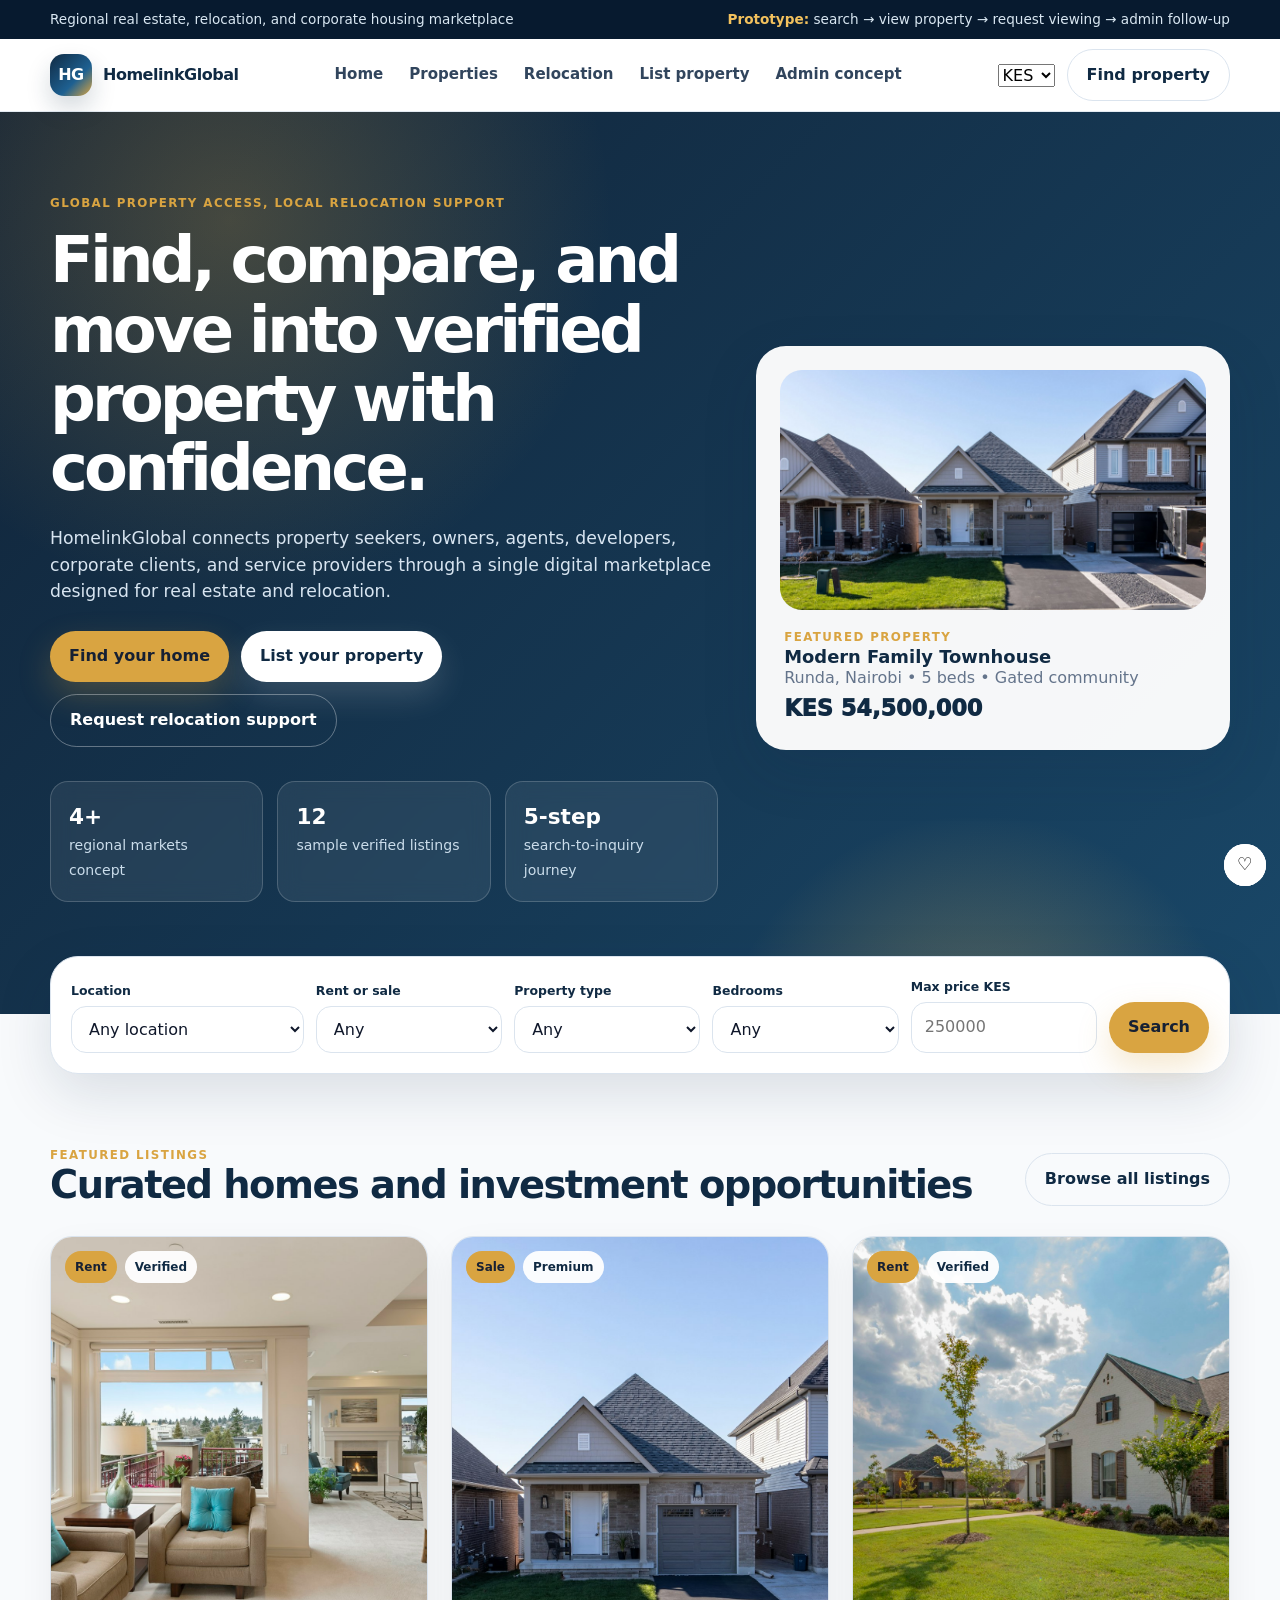
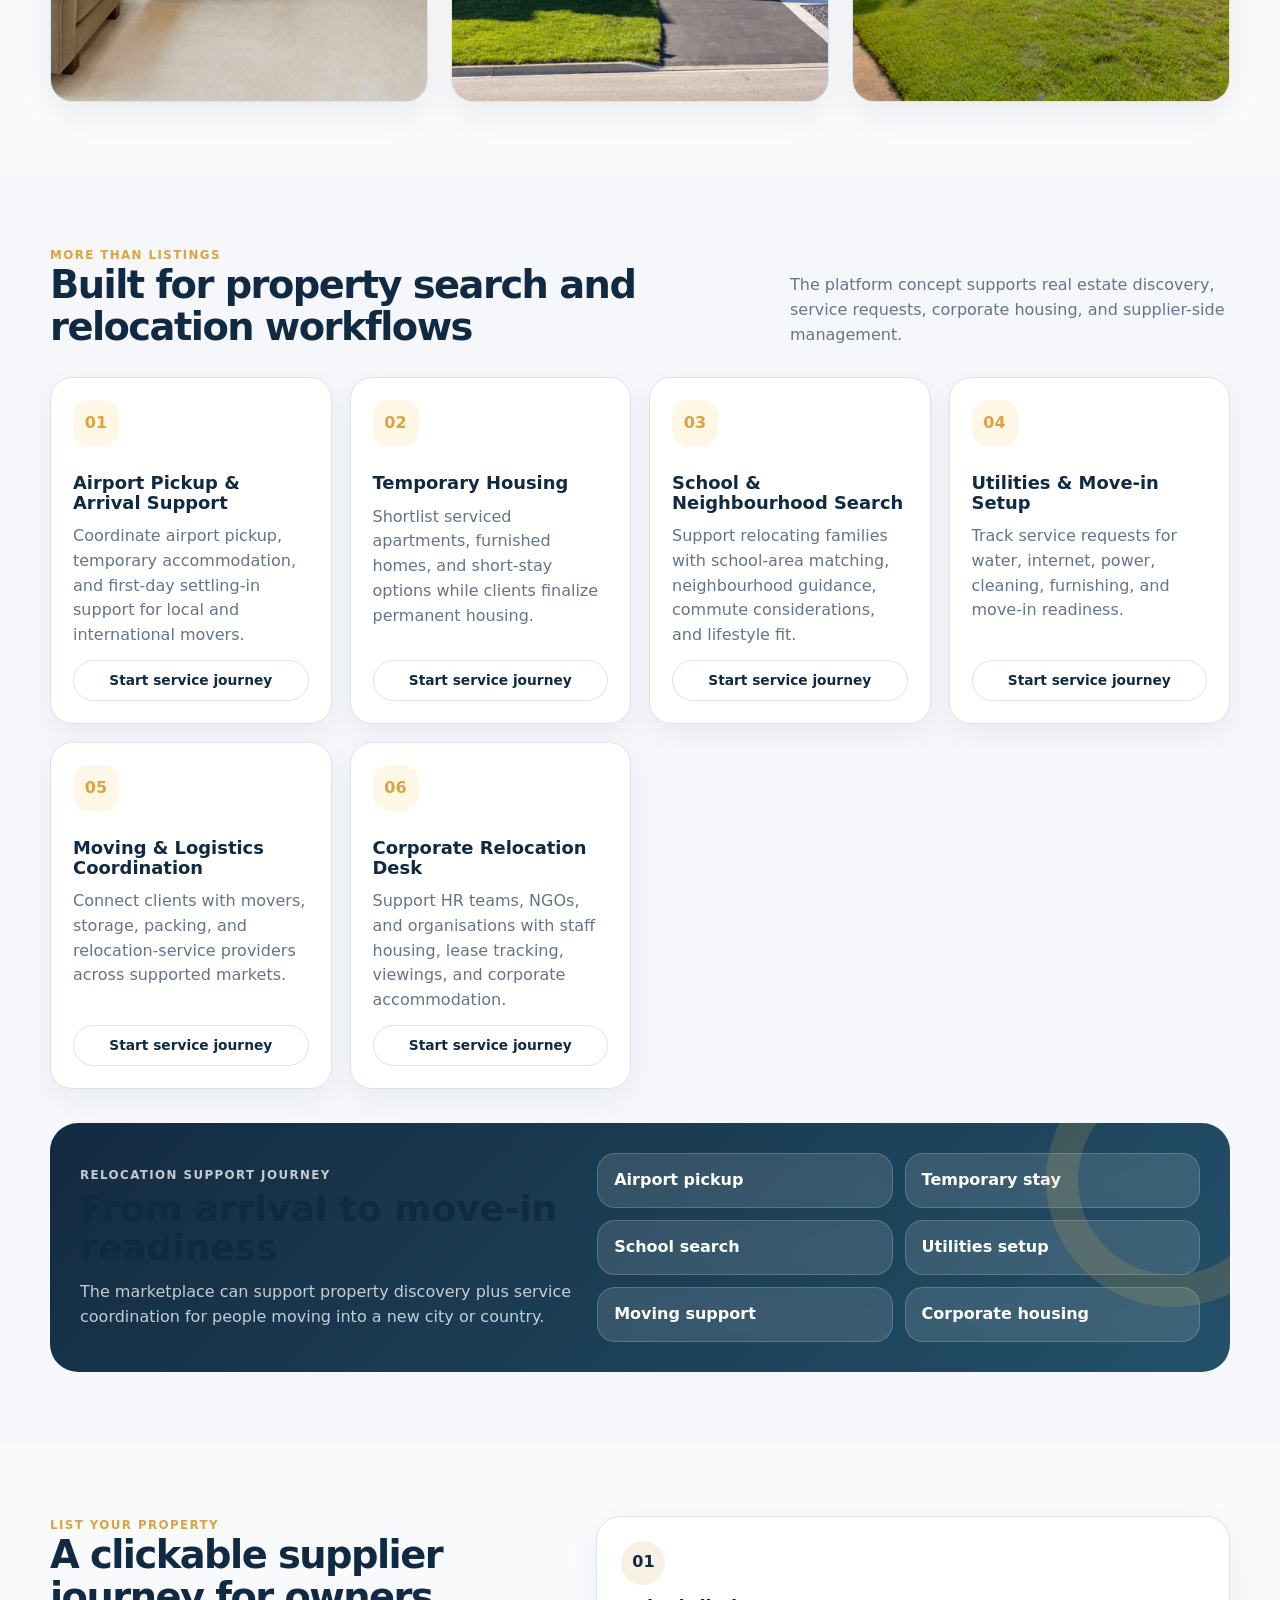
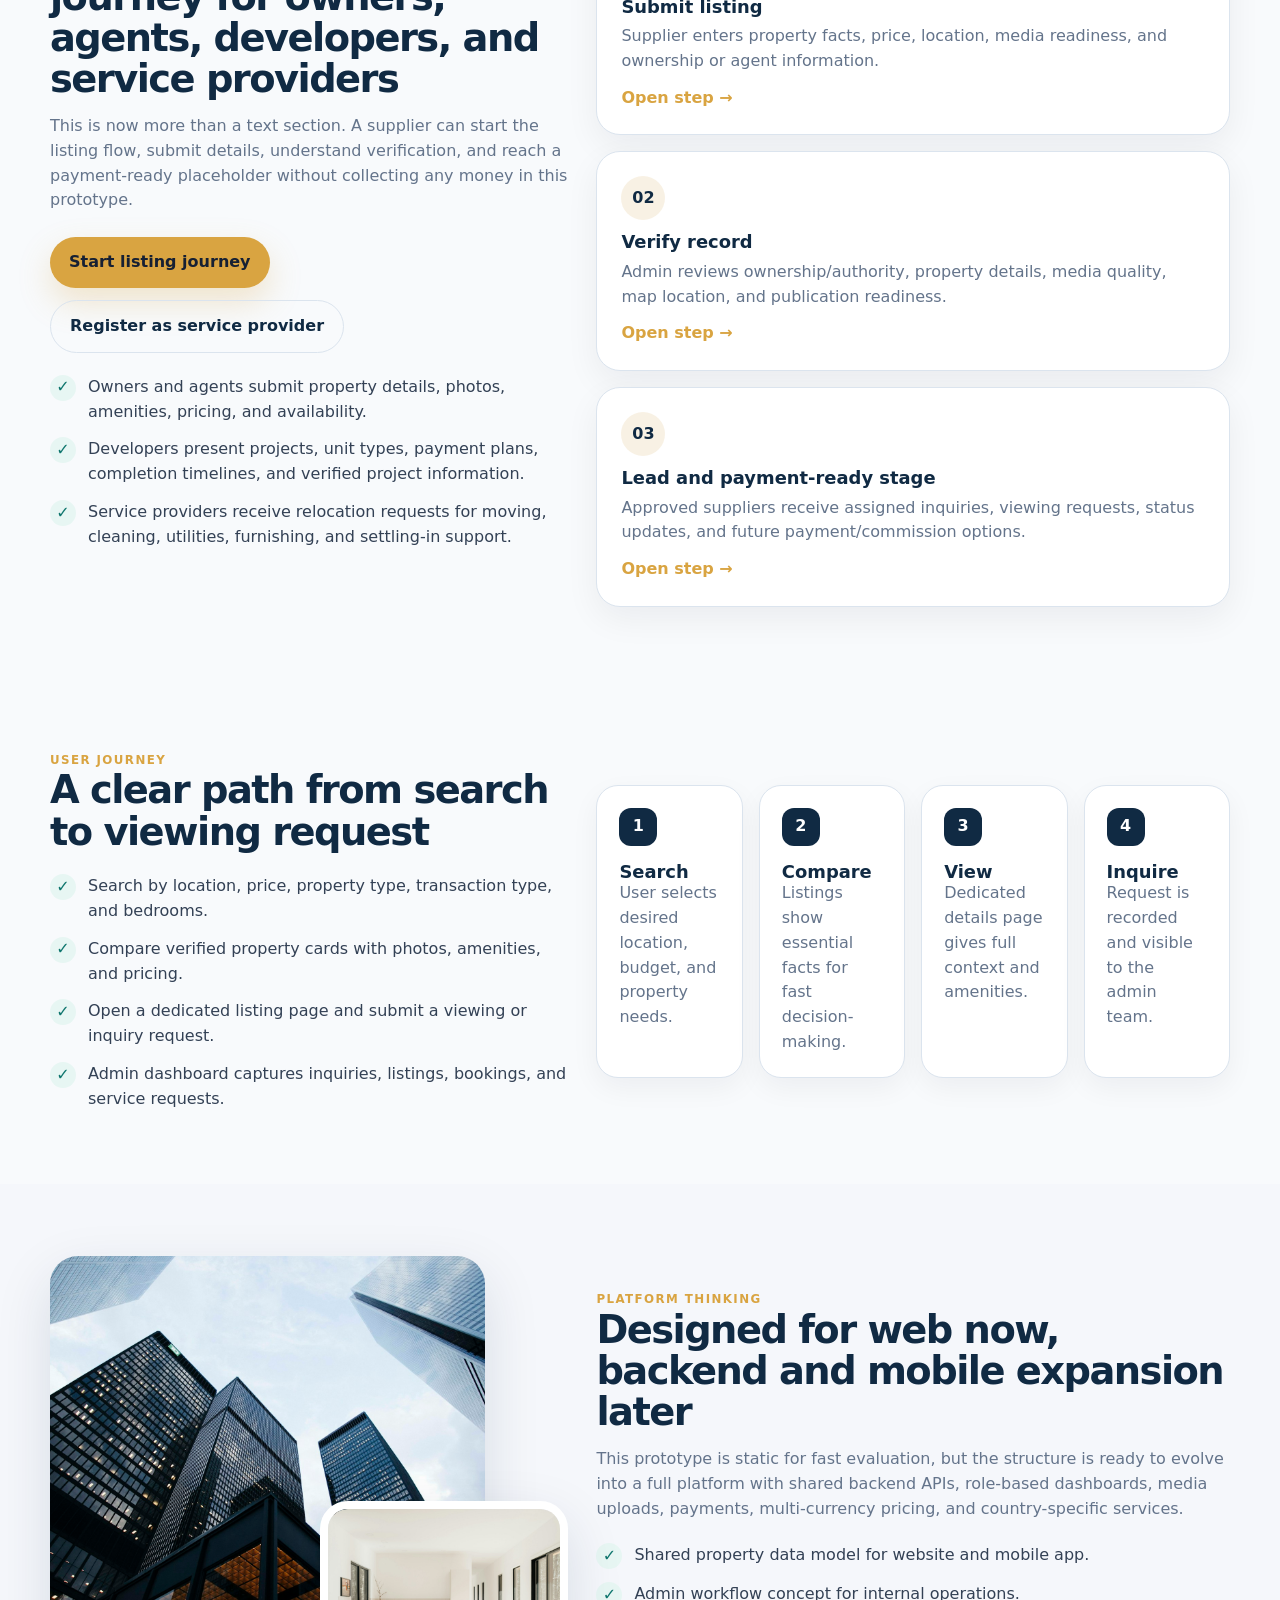
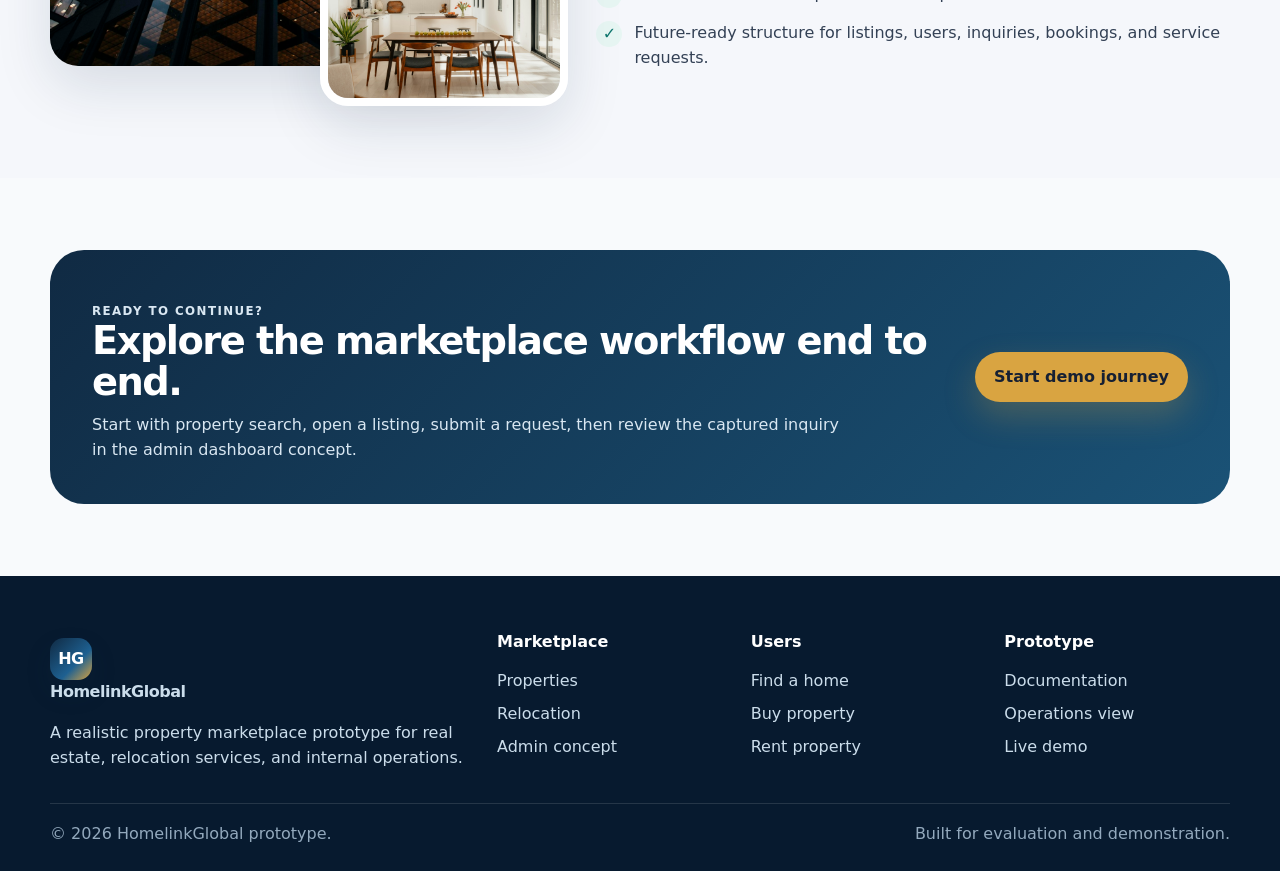
<file: index.html>
<!doctype html>
<html lang="en">
<head>
  <meta charset="utf-8">
  <meta name="viewport" content="width=device-width, initial-scale=1">
  <title>HomelinkGlobal | Real Estate & Relocation Marketplace</title>
  <meta name="description" content="A professional real estate and relocation marketplace prototype for property search, listing details, inquiries, and service workflows.">
  <link rel="stylesheet" href="style.css">
</head>
<body>
  <div class="topbar">
    <div class="container topbar-grid">
      <span>Regional real estate, relocation, and corporate housing marketplace</span>
      <span><strong>Prototype:</strong> search → view property → request viewing → admin follow-up</span>
    </div>
  </div>

  <header class="nav">
    <div class="container nav-inner">
      <a href="index.html" class="brand" aria-label="HomelinkGlobal home"><span class="brand-mark">HG</span><span>HomelinkGlobal</span></a>
      <nav class="nav-links" aria-label="Main navigation">
        <a href="index.html">Home</a>
        <a href="properties.html">Properties</a>
        <a href="#services">Relocation</a>
        <a href="#list-property">List property</a>
        <a href="admin.html">Admin concept</a>
      </nav>
      <div class="nav-actions">
        <select data-currency aria-label="Select currency">
          <option>KES</option><option>USD</option><option>EUR</option><option>GBP</option>
        </select>
        <a class="btn ghost" href="properties.html">Find property</a>
        <button class="menu-btn" data-menu aria-label="Open menu">☰</button>
      </div>
    </div>
  </header>

  <main>
    <section class="hero">
      <div class="container hero-grid">
        <div>
          <p class="eyebrow">Global property access, local relocation support</p>
          <h1>Find, compare, and move into verified property with confidence.</h1>
          <p class="lead">HomelinkGlobal connects property seekers, owners, agents, developers, corporate clients, and service providers through a single digital marketplace designed for real estate and relocation.</p>
          <div class="hero-actions">
            <a class="btn accent" href="properties.html">Find your home</a>
            <button class="btn light" type="button" data-open-supplier>List your property</button>
            <button class="btn outline-light" type="button" data-open-service="0">Request relocation support</button>
          </div>
          <div class="hero-metrics">
            <div class="metric"><strong>4+</strong><span>regional markets concept</span></div>
            <div class="metric"><strong>12</strong><span>sample verified listings</span></div>
            <div class="metric"><strong>5-step</strong><span>search-to-inquiry journey</span></div>
          </div>
        </div>
        <aside class="hero-card">
          <img src="assets/images/family-home-exterior.jpg" alt="Premium townhouse listing">
          <div style="padding:18px 4px 0">
            <p class="eyebrow">Featured property</p>
            <h3>Modern Family Townhouse</h3>
            <p class="muted">Runda, Nairobi • 5 beds • Gated community</p>
            <p class="price">KES 54,500,000</p>
          </div>
        </aside>
      </div>
    </section>

    <section class="container search-panel" aria-label="Property search">
      <form id="homeSearch" class="search-grid">
        <div class="field">
          <label for="location">Location</label>
          <select id="location" name="location" data-location-options></select>
        </div>
        <div class="field">
          <label for="transaction">Rent or sale</label>
          <select id="transaction" name="transaction">
            <option value="">Any</option><option>Rent</option><option>Sale</option>
          </select>
        </div>
        <div class="field">
          <label for="type">Property type</label>
          <select id="type" name="type">
            <option value="">Any</option><option>Apartment</option><option>House</option><option>Townhouse</option><option>Villa</option><option>Studio</option><option>Commercial</option><option>Land</option>
          </select>
        </div>
        <div class="field">
          <label for="bedrooms">Bedrooms</label>
          <select id="bedrooms" name="bedrooms">
            <option value="">Any</option><option value="1">1+</option><option value="2">2+</option><option value="3">3+</option><option value="4">4+</option><option value="5">5+</option>
          </select>
        </div>
        <div class="field">
          <label for="maxPrice">Max price KES</label>
          <input id="maxPrice" name="maxPrice" type="number" min="0" placeholder="250000">
        </div>
        <button class="btn accent" type="submit">Search</button>
      </form>
    </section>

    <section class="section">
      <div class="container">
        <div class="section-header">
          <div>
            <p class="eyebrow">Featured listings</p>
            <h2>Curated homes and investment opportunities</h2>
          </div>
          <a class="btn ghost" href="properties.html">Browse all listings</a>
        </div>
        <div id="featuredProperties" class="property-grid"></div>
      </div>
    </section>

    <section id="services" class="section soft">
      <div class="container">
        <div class="section-header">
          <div>
            <p class="eyebrow">More than listings</p>
            <h2>Built for property search and relocation workflows</h2>
          </div>
          <p class="muted" style="max-width:440px">The platform concept supports real estate discovery, service requests, corporate housing, and supplier-side management.</p>
        </div>
        <div id="servicesGrid" class="service-grid"></div>
        <div class="relocation-highlight">
          <div>
            <p class="eyebrow">Relocation support journey</p>
            <h3>From arrival to move-in readiness</h3>
            <p class="muted">The marketplace can support property discovery plus service coordination for people moving into a new city or country.</p>
          </div>
          <div class="relocation-steps">
            <button type="button" data-open-service="0">Airport pickup</button>
            <button type="button" data-open-service="1">Temporary stay</button>
            <button type="button" data-open-service="2">School search</button>
            <button type="button" data-open-service="3">Utilities setup</button>
            <button type="button" data-open-service="4">Moving support</button>
            <button type="button" data-open-service="5">Corporate housing</button>
          </div>
        </div>
      </div>
    </section>

    <section id="list-property" class="section">
      <div class="container split supplier-section">
        <div>
          <p class="eyebrow">List your property</p>
          <h2>A clickable supplier journey for owners, agents, developers, and service providers</h2>
          <p class="muted" style="margin-top:14px">This is now more than a text section. A supplier can start the listing flow, submit details, understand verification, and reach a payment-ready placeholder without collecting any money in this prototype.</p>
          <div class="supplier-actions">
            <button class="btn accent" type="button" data-open-supplier>Start listing journey</button>
            <button class="btn ghost" type="button" data-open-service="4">Register as service provider</button>
          </div>
          <div class="feature-list">
            <div class="feature-item"><span class="tick">✓</span><span>Owners and agents submit property details, photos, amenities, pricing, and availability.</span></div>
            <div class="feature-item"><span class="tick">✓</span><span>Developers present projects, unit types, payment plans, completion timelines, and verified project information.</span></div>
            <div class="feature-item"><span class="tick">✓</span><span>Service providers receive relocation requests for moving, cleaning, utilities, furnishing, and settling-in support.</span></div>
          </div>
        </div>
        <div class="supplier-cards clickable-stack">
          <button type="button" data-open-supplier data-supplier-step="0"><strong>01</strong><h3>Submit listing</h3><p>Supplier enters property facts, price, location, media readiness, and ownership or agent information.</p><span>Open step →</span></button>
          <button type="button" data-open-supplier data-supplier-step="2"><strong>02</strong><h3>Verify record</h3><p>Admin reviews ownership/authority, property details, media quality, map location, and publication readiness.</p><span>Open step →</span></button>
          <button type="button" data-open-supplier data-supplier-step="3"><strong>03</strong><h3>Lead and payment-ready stage</h3><p>Approved suppliers receive assigned inquiries, viewing requests, status updates, and future payment/commission options.</p><span>Open step →</span></button>
        </div>
      </div>
    </section>

    <section class="section">
      <div class="container split">
        <div>
          <p class="eyebrow">User journey</p>
          <h2>A clear path from search to viewing request</h2>
          <div class="feature-list">
            <div class="feature-item"><span class="tick">✓</span><span>Search by location, price, property type, transaction type, and bedrooms.</span></div>
            <div class="feature-item"><span class="tick">✓</span><span>Compare verified property cards with photos, amenities, and pricing.</span></div>
            <div class="feature-item"><span class="tick">✓</span><span>Open a dedicated listing page and submit a viewing or inquiry request.</span></div>
            <div class="feature-item"><span class="tick">✓</span><span>Admin dashboard captures inquiries, listings, bookings, and service requests.</span></div>
          </div>
        </div>
        <div class="journey">
          <article class="journey-card"><h3>Search</h3><p class="muted">User selects desired location, budget, and property needs.</p></article>
          <article class="journey-card"><h3>Compare</h3><p class="muted">Listings show essential facts for fast decision-making.</p></article>
          <article class="journey-card"><h3>View</h3><p class="muted">Dedicated details page gives full context and amenities.</p></article>
          <article class="journey-card"><h3>Inquire</h3><p class="muted">Request is recorded and visible to the admin team.</p></article>
        </div>
      </div>
    </section>

    <section class="section soft">
      <div class="container split">
        <div class="image-stack">
          <img class="main-img" src="assets/images/business-towers.jpg" alt="Commercial real estate buildings">
          <img class="floating-img" src="assets/images/hero-kitchen-dining.jpg" alt="Clean modern kitchen and dining space">
        </div>
        <div>
          <p class="eyebrow">Platform thinking</p>
          <h2>Designed for web now, backend and mobile expansion later</h2>
          <p class="muted" style="margin-top:14px">This prototype is static for fast evaluation, but the structure is ready to evolve into a full platform with shared backend APIs, role-based dashboards, media uploads, payments, multi-currency pricing, and country-specific services.</p>
          <div class="feature-list">
            <div class="feature-item"><span class="tick">✓</span><span>Shared property data model for website and mobile app.</span></div>
            <div class="feature-item"><span class="tick">✓</span><span>Admin workflow concept for internal operations.</span></div>
            <div class="feature-item"><span class="tick">✓</span><span>Future-ready structure for listings, users, inquiries, bookings, and service requests.</span></div>
          </div>
        </div>
      </div>
    </section>

    <section class="section">
      <div class="container cta">
        <div>
          <p class="eyebrow">Ready to continue?</p>
          <h2>Explore the marketplace workflow end to end.</h2>
          <p>Start with property search, open a listing, submit a request, then review the captured inquiry in the admin dashboard concept.</p>
        </div>
        <a class="btn accent" href="properties.html">Start demo journey</a>
      </div>
    </section>
  </main>

  <footer class="footer">
    <div class="container">
      <div class="footer-grid">
        <div>
          <a href="index.html" class="brand"><span class="brand-mark">HG</span><span>HomelinkGlobal</span></a>
          <p style="margin-top:16px">A realistic property marketplace prototype for real estate, relocation services, and internal operations.</p>
        </div>
        <div><h4>Marketplace</h4><a href="properties.html">Properties</a><a href="#services">Relocation</a><a href="admin.html">Admin concept</a></div>
        <div><h4>Users</h4><a href="properties.html">Find a home</a><a href="properties.html?transaction=Sale">Buy property</a><a href="properties.html?transaction=Rent">Rent property</a></div>
        <div><h4>Prototype</h4><a href="README.md">Documentation</a><a href="admin.html">Operations view</a><a href="index.html">Live demo</a></div>
      </div>
      <div class="footer-bottom"><span>© <span data-year></span> HomelinkGlobal prototype.</span><span>Built for evaluation and demonstration.</span></div>
    </div>
  </footer>

  <div id="inquiryModal" class="modal" aria-hidden="true">
    <div class="modal-card">
      <div class="modal-head"><h3 id="inquiryTitle">Request viewing</h3><button class="icon-btn" data-close-modal>×</button></div>
      <form id="inquiryForm" class="form-grid">
        <input type="hidden" id="inquiryPropertyId" name="propertyId">
        <div class="field"><label>Name</label><input name="name" required placeholder="Your full name"></div>
        <div class="field"><label>Email</label><input name="email" type="email" required placeholder="you@example.com"></div>
        <div class="field"><label>Phone</label><input name="phone" placeholder="+254..."></div>
        <div class="field"><label>Message</label><textarea name="message" rows="4" placeholder="Preferred viewing date or relocation needs"></textarea></div>
        <button class="btn" type="submit">Submit inquiry</button>
      </form>
    </div>
  </div>
  <div id="toast" class="toast"></div>

  <script src="data.js"></script>
  <script src="app.js"></script>
</body>
</html>
</file>
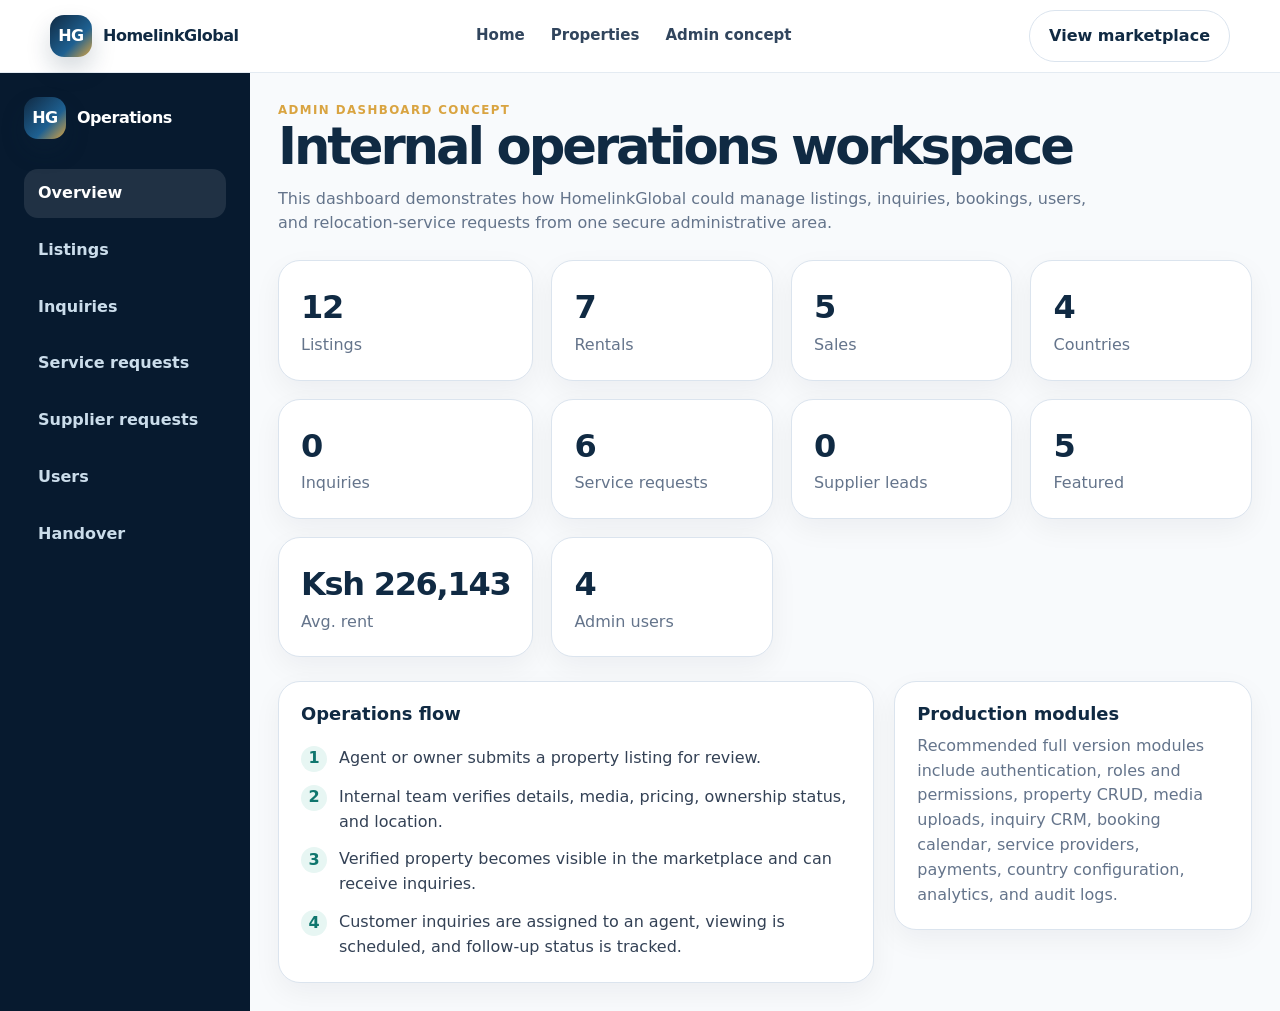
<file: admin.html>
<!doctype html>
<html lang="en">
<head>
  <meta charset="utf-8">
  <meta name="viewport" content="width=device-width, initial-scale=1">
  <title>Admin Dashboard Concept | HomelinkGlobal</title>
  <meta name="description" content="Admin dashboard concept for property listings, users, inquiries, bookings, and service requests.">
  <link rel="stylesheet" href="style.css">
</head>
<body>
  <header class="nav">
    <div class="container nav-inner">
      <a href="index.html" class="brand"><span class="brand-mark">HG</span><span>HomelinkGlobal</span></a>
      <nav class="nav-links" aria-label="Main navigation">
        <a href="index.html">Home</a><a href="properties.html">Properties</a><a href="admin.html">Admin concept</a>
      </nav>
      <div class="nav-actions"><a class="btn ghost" href="properties.html">View marketplace</a><button class="menu-btn" data-menu>☰</button></div>
    </div>
  </header>

  <main class="admin-shell">
    <aside class="sidebar">
      <a href="index.html" class="brand"><span class="brand-mark">HG</span><span>Operations</span></a>
      <nav aria-label="Admin sections">
        <button class="active" data-tab="overview">Overview</button>
        <button data-tab="listings">Listings</button>
        <button data-tab="inquiries">Inquiries</button>
        <button data-tab="services">Service requests</button>
        <button data-tab="suppliers">Supplier requests</button>
        <button data-tab="users">Users</button>
        <button data-tab="settings">Handover</button>
      </nav>
    </aside>

    <section class="admin-main">
      <div data-panel="overview" class="tab-panel active">
        <p class="eyebrow">Admin dashboard concept</p>
        <h1 style="font-size:clamp(2rem,4vw,3.4rem)">Internal operations workspace</h1>
        <p class="muted" style="margin-top:12px;max-width:820px">This dashboard demonstrates how HomelinkGlobal could manage listings, inquiries, bookings, users, and relocation-service requests from one secure administrative area.</p>
        <div id="statGrid" class="stat-grid"></div>
        <div class="admin-grid">
          <article class="panel">
            <h3>Operations flow</h3>
            <div class="feature-list">
              <div class="feature-item"><span class="tick">1</span><span>Agent or owner submits a property listing for review.</span></div>
              <div class="feature-item"><span class="tick">2</span><span>Internal team verifies details, media, pricing, ownership status, and location.</span></div>
              <div class="feature-item"><span class="tick">3</span><span>Verified property becomes visible in the marketplace and can receive inquiries.</span></div>
              <div class="feature-item"><span class="tick">4</span><span>Customer inquiries are assigned to an agent, viewing is scheduled, and follow-up status is tracked.</span></div>
            </div>
          </article>
          <article class="panel">
            <h3>Production modules</h3>
            <p class="muted" style="margin-top:10px">Recommended full version modules include authentication, roles and permissions, property CRUD, media uploads, inquiry CRM, booking calendar, service providers, payments, country configuration, analytics, and audit logs.</p>
          </article>
        </div>
      </div>

      <div data-panel="listings" class="tab-panel">
        <div class="section-header"><div><p class="eyebrow">Listings management</p><h2>Property records</h2></div></div>
        <div class="panel table-wrap">
          <table>
            <thead><tr><th>Property</th><th>Type</th><th>Mode</th><th>Beds</th><th>Price</th><th>Status</th><th>Action</th></tr></thead>
            <tbody id="listingsTable"></tbody>
          </table>
        </div>
        <article class="panel" style="margin-top:20px">
          <h3>Add listing concept</h3>
          <form id="listingConceptForm" class="filters-advanced">
            <div class="field"><label>Title</label><input required placeholder="Property title"></div>
            <div class="field"><label>Location</label><input required placeholder="City / area"></div>
            <div class="field"><label>Price</label><input required type="number" placeholder="KES"></div>
            <div class="field"><label>Type</label><select><option>Apartment</option><option>House</option><option>Commercial</option><option>Land</option></select></div>
            <button class="btn" type="submit">Capture concept</button>
          </form>
          <div id="listingConceptResult"></div>
        </article>
      </div>

      <div data-panel="inquiries" class="tab-panel">
        <div class="section-header"><div><p class="eyebrow">Customer inquiries</p><h2>Viewing requests and leads</h2></div><a class="btn ghost" href="properties.html">Submit test inquiry</a></div>
        <div class="panel table-wrap">
          <table>
            <thead><tr><th>Customer</th><th>Phone</th><th>Property</th><th>Message</th><th>Created</th><th>Status</th></tr></thead>
            <tbody id="inquiriesTable"></tbody>
          </table>
        </div>
      </div>

      <div data-panel="services" class="tab-panel">
        <div class="section-header"><div><p class="eyebrow">Relocation operations</p><h2>Service requests</h2></div><a class="btn ghost" href="index.html#services">Submit test service</a></div>
        <div class="panel table-wrap">
          <table>
            <thead><tr><th>ID</th><th>Service</th><th>Location</th><th>Client type</th><th>Status</th></tr></thead>
            <tbody id="serviceTable"></tbody>
          </table>
        </div>
      </div>

      <div data-panel="suppliers" class="tab-panel">
        <div class="section-header"><div><p class="eyebrow">Supplier onboarding</p><h2>Owner, agent, developer, and provider requests</h2></div><a class="btn ghost" href="index.html#list-property">Open supplier journey</a></div>
        <div class="panel table-wrap">
          <table>
            <thead><tr><th>ID</th><th>Supplier type</th><th>Title</th><th>Location</th><th>Price / estimate</th><th>Status</th></tr></thead>
            <tbody id="supplierRequestsTable"></tbody>
          </table>
        </div>
      </div>

      <div data-panel="users" class="tab-panel">
        <p class="eyebrow">User management concept</p>
        <h2>Roles and access</h2>
        <div class="stat-grid">
          <article class="proposal-card"><h3>Seekers</h3><p class="muted">Can save properties, submit inquiries, request relocation services, and track bookings.</p></article>
          <article class="proposal-card"><h3>Owners and agents</h3><p class="muted">Can submit listings, upload media, respond to assigned leads, and update property availability.</p></article>
          <article class="proposal-card"><h3>Internal team</h3><p class="muted">Can verify listings, manage users, assign inquiries, and review service requests.</p></article>
          <article class="proposal-card"><h3>Super admin</h3><p class="muted">Controls countries, currencies, roles, platform settings, audit logs, and integrations.</p></article>
        </div>
      </div>

      <div data-panel="settings" class="tab-panel">
        <p class="eyebrow">Ownership and handover concept</p>
        <h2>Professional handover readiness</h2>
        <div class="feature-list">
          <div class="feature-item"><span class="tick">✓</span><span>Source code should be delivered through a private GitHub repository owned by the client or agreed owner.</span></div>
          <div class="feature-item"><span class="tick">✓</span><span>Production credentials must be stored securely and never hard-coded into source files.</span></div>
          <div class="feature-item"><span class="tick">✓</span><span>Documentation should include setup, deployment, database structure, admin use, and maintenance instructions.</span></div>
          <div class="feature-item"><span class="tick">✓</span><span>Future handover should include source code, database access, hosting access, environment variables, and integration accounts.</span></div>
        </div>
      </div>
    </section>
  </main>

  <script src="data.js"></script>
  <script src="admin.js"></script>
</body>
</html>
</file>
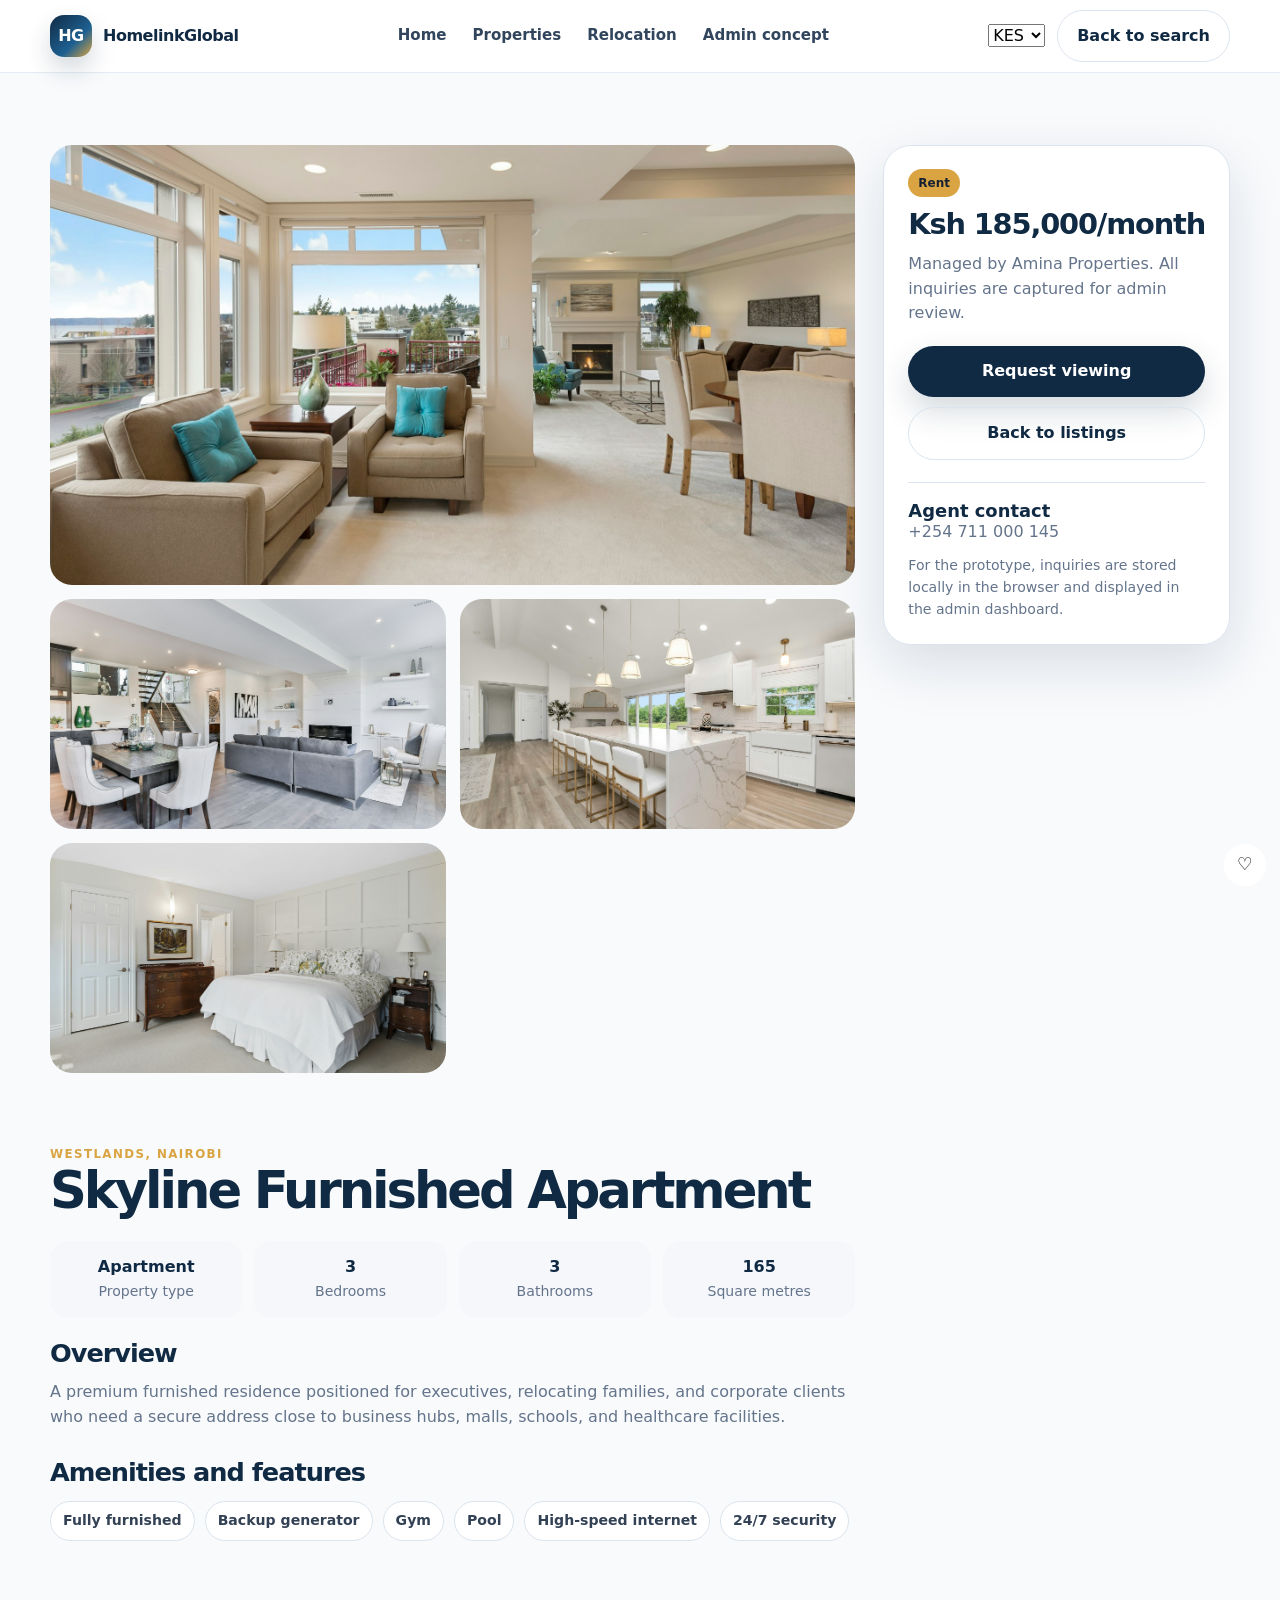
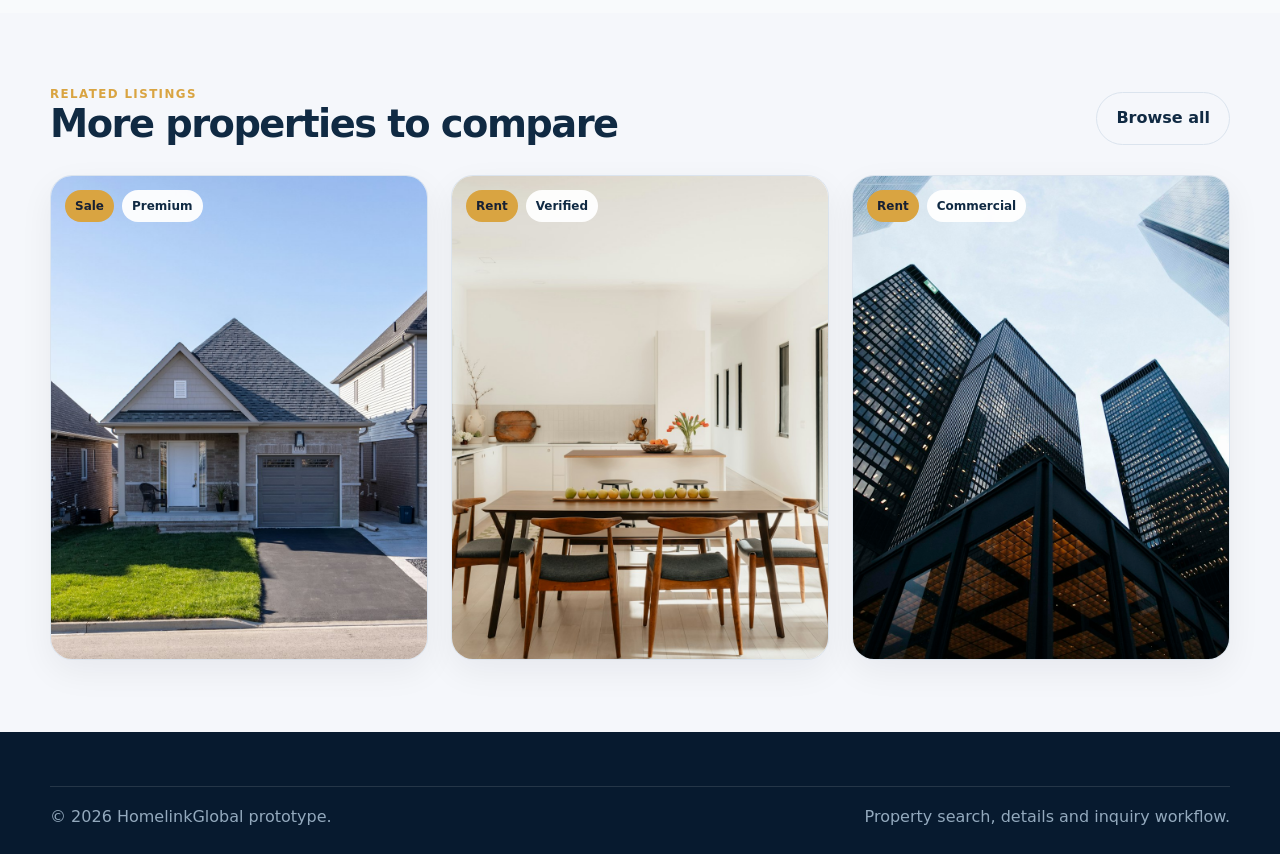
<file: property.html>
<!doctype html>
<html lang="en">
<head>
  <meta charset="utf-8">
  <meta name="viewport" content="width=device-width, initial-scale=1">
  <title>Property Details | HomelinkGlobal</title>
  <meta name="description" content="Property detail page with images, amenities, description, agent contact, and inquiry request workflow.">
  <link rel="stylesheet" href="style.css">
</head>
<body>
  <header class="nav">
    <div class="container nav-inner">
      <a href="index.html" class="brand"><span class="brand-mark">HG</span><span>HomelinkGlobal</span></a>
      <nav class="nav-links" aria-label="Main navigation">
        <a href="index.html">Home</a><a href="properties.html">Properties</a><a href="index.html#services">Relocation</a><a href="admin.html">Admin concept</a>
      </nav>
      <div class="nav-actions">
        <select data-currency aria-label="Select currency"><option>KES</option><option>USD</option><option>EUR</option><option>GBP</option></select>
        <a class="btn ghost" href="properties.html">Back to search</a>
        <button class="menu-btn" data-menu>☰</button>
      </div>
    </div>
  </header>

  <main id="propertyDetail" class="section"></main>

  <section class="section soft">
    <div class="container">
      <div class="section-header">
        <div><p class="eyebrow">Related listings</p><h2>More properties to compare</h2></div>
        <a class="btn ghost" href="properties.html">Browse all</a>
      </div>
      <div id="relatedProperties" class="property-grid"></div>
    </div>
  </section>

  <footer class="footer"><div class="container footer-bottom"><span>© <span data-year></span> HomelinkGlobal prototype.</span><span>Property search, details and inquiry workflow.</span></div></footer>

  <div id="inquiryModal" class="modal" aria-hidden="true">
    <div class="modal-card">
      <div class="modal-head"><h3 id="inquiryTitle">Request viewing</h3><button class="icon-btn" data-close-modal>×</button></div>
      <form id="inquiryForm" class="form-grid">
        <input type="hidden" id="inquiryPropertyId" name="propertyId">
        <div class="field"><label>Name</label><input name="name" required placeholder="Your full name"></div>
        <div class="field"><label>Email</label><input name="email" type="email" required placeholder="you@example.com"></div>
        <div class="field"><label>Phone</label><input name="phone" placeholder="+254..."></div>
        <div class="field"><label>Message</label><textarea name="message" rows="4" placeholder="Preferred viewing date or relocation needs"></textarea></div>
        <button class="btn" type="submit">Submit inquiry</button>
      </form>
    </div>
  </div>
  <div id="toast" class="toast"></div>

  <script src="data.js"></script>
  <script src="app.js"></script>
</body>
</html>
</file>
<file: style.css>
:root {
  --primary: #102a43;
  --primary-2: #163f5f;
  --accent: #d9a441;
  --accent-2: #f2c15d;
  --surface: #ffffff;
  --surface-2: #f5f7fb;
  --muted: #64748b;
  --text: #0f172a;
  --border: #dbe4ee;
  --success: #0f766e;
  --danger: #b91c1c;
  --shadow: 0 20px 55px rgba(16, 42, 67, 0.13);
  --radius: 22px;
  --max: 1180px;
}

* { box-sizing: border-box; }
html { scroll-behavior: smooth; }
body {
  margin: 0;
  font-family: Inter, ui-sans-serif, system-ui, -apple-system, BlinkMacSystemFont, "Segoe UI", sans-serif;
  color: var(--text);
  background: #f8fafc;
  line-height: 1.55;
}
body.menu-open { overflow: hidden; }
a { color: inherit; text-decoration: none; }
img { max-width: 100%; display: block; }
button, input, select, textarea { font: inherit; }

.container { width: min(var(--max), calc(100% - 34px)); margin: 0 auto; }
.section { padding: 72px 0; }
.section.soft { background: var(--surface-2); }
.section-header { display: flex; justify-content: space-between; gap: 22px; align-items: end; margin-bottom: 30px; }
.eyebrow { color: var(--accent); font-weight: 800; text-transform: uppercase; letter-spacing: 0.12em; font-size: 0.74rem; }
h1, h2, h3 { margin: 0; line-height: 1.08; color: var(--primary); }
h1 { font-size: clamp(2.35rem, 5vw, 5.2rem); letter-spacing: -0.06em; }
h2 { font-size: clamp(1.8rem, 3vw, 3rem); letter-spacing: -0.04em; }
h3 { font-size: 1.12rem; }
p { margin: 0; }
.lead { color: #d8e5f1; font-size: 1.08rem; max-width: 680px; }
.muted { color: var(--muted); }
.small { font-size: 0.88rem; color: var(--muted); }

.topbar {
  background: #071a2f;
  color: #d9e7f2;
  font-size: 0.85rem;
  padding: 9px 0;
}
.topbar-grid { display: flex; justify-content: space-between; align-items: center; gap: 20px; }
.topbar strong { color: var(--accent-2); }

.nav {
  position: sticky;
  top: 0;
  z-index: 50;
  background: rgba(255,255,255,0.92);
  backdrop-filter: blur(18px);
  border-bottom: 1px solid rgba(219,228,238,0.75);
}
.nav-inner { display: flex; align-items: center; justify-content: space-between; height: 72px; }
.brand { display: flex; align-items: center; gap: 11px; font-weight: 900; color: var(--primary); letter-spacing: -0.03em; }
.brand-mark {
  width: 42px; height: 42px; border-radius: 14px;
  background: linear-gradient(135deg, var(--primary), #1e6091 62%, var(--accent));
  display: grid; place-items: center; color: white; font-weight: 900;
  box-shadow: 0 12px 25px rgba(16,42,67,.18);
}
.nav-links { display: flex; align-items: center; gap: 26px; color: #31455d; font-weight: 700; font-size: 0.94rem; }
.nav-links a:hover { color: var(--primary); }
.nav-actions { display: flex; align-items: center; gap: 12px; }
.menu-btn { display: none; border: 0; background: var(--surface-2); border-radius: 12px; padding: 10px 12px; cursor: pointer; }

.btn {
  border: 0;
  border-radius: 999px;
  padding: 13px 19px;
  background: var(--primary);
  color: white;
  font-weight: 850;
  cursor: pointer;
  display: inline-flex;
  align-items: center;
  justify-content: center;
  gap: 8px;
  transition: transform .2s ease, box-shadow .2s ease, background .2s ease;
  box-shadow: 0 14px 32px rgba(16,42,67,.18);
}
.btn:hover { transform: translateY(-2px); background: #0b2036; }
.btn.accent { background: var(--accent); color: #162033; box-shadow: 0 14px 32px rgba(217,164,65,.25); }
.btn.ghost { background: transparent; color: var(--primary); border: 1px solid var(--border); box-shadow: none; }
.btn.block { width: 100%; }
.btn.small-btn { padding: 9px 13px; font-size: 0.86rem; box-shadow: none; }

.hero {
  position: relative;
  overflow: hidden;
  background:
    radial-gradient(circle at 18% 12%, rgba(217,164,65,.26), transparent 29%),
    linear-gradient(135deg, rgba(7,26,47,.96), rgba(16,64,98,.96)),
    url('https://images.unsplash.com/photo-1560518883-ce09059eeffa?auto=format&fit=crop&w=1800&q=80') center/cover;
  color: white;
  padding: 82px 0 112px;
}
.hero::after {
  content: "";
  position: absolute;
  inset: auto -8% -36% 45%;
  height: 520px;
  background: radial-gradient(circle, rgba(242,193,93,.35), transparent 55%);
}
.hero-grid { position: relative; z-index: 2; display: grid; grid-template-columns: 1.1fr .78fr; gap: 38px; align-items: center; }
.hero h1 { color: white; margin: 14px 0 22px; }
.hero-metrics { display: grid; grid-template-columns: repeat(3,1fr); gap: 14px; margin-top: 34px; max-width: 730px; }
.metric { border: 1px solid rgba(255,255,255,.18); border-radius: 18px; padding: 18px; background: rgba(255,255,255,.07); backdrop-filter: blur(10px); }
.metric strong { display: block; font-size: 1.35rem; color: white; }
.metric span { color: #cbddeb; font-size: .88rem; }
.hero-card { background: rgba(255,255,255,.96); color: var(--text); border-radius: 30px; padding: 24px; box-shadow: var(--shadow); }
.hero-card img { height: 240px; width: 100%; object-fit: cover; border-radius: 22px; }
.hero-card .price { font-size: 1.4rem; }

.search-panel {
  position: relative;
  z-index: 5;
  margin-top: -58px;
  background: white;
  border: 1px solid var(--border);
  border-radius: 28px;
  box-shadow: var(--shadow);
  padding: 20px;
}
.search-grid { display: grid; grid-template-columns: 1.25fr 1fr 1fr 1fr 1fr auto; gap: 12px; align-items: end; }
.field label { display: block; color: var(--primary); font-weight: 850; font-size: .78rem; margin: 0 0 6px; }
.field input, .field select, .field textarea {
  width: 100%; border: 1px solid var(--border); border-radius: 15px; padding: 12px 13px; outline: 0; background: #fff; color: var(--text);
}
.field input:focus, .field select:focus, .field textarea:focus { border-color: var(--accent); box-shadow: 0 0 0 4px rgba(217,164,65,.12); }

.filters-advanced { display: grid; grid-template-columns: repeat(5, 1fr); gap: 12px; margin-top: 14px; }
.toolbar { display: flex; justify-content: space-between; align-items: center; gap: 12px; flex-wrap: wrap; margin-bottom: 22px; }
.chips { display: flex; flex-wrap: wrap; gap: 10px; }
.chip { background: #eef6fb; color: var(--primary-2); border: 1px solid #d4e8f7; border-radius: 999px; padding: 8px 12px; font-weight: 750; font-size: .84rem; }

.property-grid { display: grid; grid-template-columns: repeat(3, 1fr); gap: 23px; }
.property-card {
  background: white;
  border: 1px solid var(--border);
  border-radius: var(--radius);
  overflow: hidden;
  box-shadow: 0 12px 34px rgba(15,23,42,.06);
  transition: transform .22s ease, box-shadow .22s ease;
}
.property-card:hover { transform: translateY(-6px); box-shadow: var(--shadow); }
.card-image { position: relative; height: 226px; overflow: hidden; }
.card-image img { width: 100%; height: 100%; object-fit: cover; transition: transform .35s ease; }
.property-card:hover .card-image img { transform: scale(1.05); }
.badge-row { position: absolute; inset: 14px 14px auto 14px; display: flex; gap: 8px; flex-wrap: wrap; }
.badge { background: rgba(255,255,255,.94); color: var(--primary); border-radius: 999px; padding: 7px 10px; font-weight: 850; font-size: .75rem; }
.badge.gold { background: var(--accent); color: #172033; }
.favorite { position: absolute; right: 14px; bottom: 14px; border: 0; width: 42px; height: 42px; border-radius: 50%; display: grid; place-items: center; background: rgba(255,255,255,.95); cursor: pointer; font-size: 1.1rem; }
.card-body { padding: 20px; }
.card-meta { display: flex; gap: 12px; flex-wrap: wrap; color: var(--muted); font-size: .88rem; margin: 10px 0 14px; }
.price { color: var(--primary); font-weight: 950; font-size: 1.16rem; }
.card-footer { display: flex; justify-content: space-between; align-items: center; gap: 10px; padding: 0 20px 20px; }

.service-grid { display: grid; grid-template-columns: repeat(4, 1fr); gap: 18px; }
.service-card, .journey-card, .panel, .stat, .proposal-card {
  background: white;
  border: 1px solid var(--border);
  border-radius: var(--radius);
  padding: 22px;
  box-shadow: 0 10px 28px rgba(15,23,42,.05);
}
.service-icon { width: 46px; height: 46px; border-radius: 16px; background: #fff7e6; display: grid; place-items: center; color: var(--accent); font-weight: 900; margin-bottom: 15px; }

.journey { display: grid; grid-template-columns: repeat(4, 1fr); gap: 16px; counter-reset: steps; }
.journey-card { position: relative; }
.journey-card::before { counter-increment: steps; content: counter(steps); width: 38px; height: 38px; border-radius: 12px; background: var(--primary); color: white; display: grid; place-items: center; font-weight: 900; margin-bottom: 16px; }

.split { display: grid; grid-template-columns: .9fr 1.1fr; gap: 28px; align-items: center; }
.feature-list { display: grid; gap: 13px; margin-top: 22px; }
.feature-item { display: flex; gap: 12px; align-items: flex-start; color: #334155; }
.tick { flex: 0 0 auto; width: 26px; height: 26px; border-radius: 50%; background: #e7f6f3; color: var(--success); display: grid; place-items: center; font-weight: 900; }
.image-stack { position: relative; min-height: 450px; }
.image-stack img { border-radius: 28px; object-fit: cover; box-shadow: var(--shadow); }
.image-stack .main-img { width: 84%; height: 410px; }
.image-stack .floating-img { position: absolute; width: 48%; height: 205px; right: 0; bottom: 0; border: 8px solid white; }

.cta { background: linear-gradient(135deg, var(--primary), #1a5276); color: white; border-radius: 34px; padding: 42px; display: grid; grid-template-columns: 1fr auto; align-items: center; gap: 24px; overflow: hidden; position: relative; }
.cta h2 { color: white; }
.cta p { color: #d9e7f2; margin-top: 10px; max-width: 760px; }

.footer { background: #071a2f; color: #cbddeb; padding: 54px 0 24px; }
.footer-grid { display: grid; grid-template-columns: 1.3fr repeat(3,.7fr); gap: 28px; margin-bottom: 32px; }
.footer h4 { color: white; margin: 0 0 14px; }
.footer a { display: block; color: #cbddeb; margin: 8px 0; }
.footer-bottom { border-top: 1px solid rgba(255,255,255,.12); padding-top: 18px; display: flex; justify-content: space-between; gap: 16px; flex-wrap: wrap; color: #93a9bd; }

.page-hero { background: linear-gradient(135deg, #102a43, #1c5a7e); color: white; padding: 58px 0; }
.page-hero h1 { color: white; }
.page-hero p { color: #d9e7f2; margin-top: 14px; max-width: 780px; }

.detail-layout { display: grid; grid-template-columns: 1.2fr .48fr; gap: 28px; align-items: start; }
.gallery { display: grid; grid-template-columns: 1fr 1fr; gap: 14px; }
.gallery img { width: 100%; height: 230px; object-fit: cover; border-radius: 22px; }
.gallery img:first-child { grid-column: 1 / -1; height: 440px; }
.detail-card { background: white; border: 1px solid var(--border); border-radius: 28px; padding: 24px; box-shadow: var(--shadow); position: sticky; top: 94px; }
.detail-stats { display: grid; grid-template-columns: repeat(4,1fr); gap: 12px; margin: 22px 0; }
.detail-stats div { background: var(--surface-2); border-radius: 18px; padding: 14px; text-align: center; }
.detail-stats strong { color: var(--primary); display: block; }
.amenities { display: flex; flex-wrap: wrap; gap: 10px; margin-top: 14px; }
.amenity { border: 1px solid var(--border); border-radius: 999px; padding: 8px 12px; background: white; color: #334155; font-weight: 700; font-size: .88rem; }

.modal { position: fixed; inset: 0; z-index: 100; display: none; align-items: center; justify-content: center; padding: 20px; background: rgba(7,26,47,.68); }
.modal.open { display: flex; }
.modal-card { width: min(560px, 100%); background: white; border-radius: 28px; padding: 24px; box-shadow: var(--shadow); }
.modal-head { display: flex; justify-content: space-between; align-items: center; gap: 12px; margin-bottom: 16px; }
.icon-btn { border: 0; background: var(--surface-2); width: 42px; height: 42px; border-radius: 14px; cursor: pointer; font-weight: 900; }
.form-grid { display: grid; gap: 13px; }
.toast { position: fixed; right: 20px; bottom: 20px; background: #052e2b; color: white; border-radius: 16px; padding: 14px 18px; box-shadow: var(--shadow); display: none; z-index: 110; }
.toast.show { display: block; }

.admin-shell { display: grid; grid-template-columns: 250px 1fr; min-height: calc(100vh - 72px); }
.sidebar { background: #071a2f; color: #d9e7f2; padding: 24px; }
.sidebar .brand { color: white; margin-bottom: 30px; }
.sidebar nav { display: grid; gap: 8px; }
.sidebar button { text-align: left; border: 0; background: transparent; color: #cbddeb; padding: 12px 14px; border-radius: 14px; cursor: pointer; font-weight: 800; }
.sidebar button.active, .sidebar button:hover { background: rgba(255,255,255,.1); color: white; }
.admin-main { padding: 28px; }
.stat-grid { display: grid; grid-template-columns: repeat(4,1fr); gap: 18px; margin: 24px 0; }
.stat strong { display: block; font-size: 2rem; color: var(--primary); letter-spacing: -0.04em; }
.admin-grid { display: grid; grid-template-columns: 1.5fr .9fr; gap: 20px; align-items: start; }
.table-wrap { overflow-x: auto; }
table { width: 100%; border-collapse: collapse; min-width: 720px; }
th, td { text-align: left; border-bottom: 1px solid var(--border); padding: 13px 10px; font-size: .9rem; }
th { color: var(--primary); font-size: .78rem; text-transform: uppercase; letter-spacing: .08em; }
.status-pill { border-radius: 999px; padding: 6px 10px; font-size: .76rem; font-weight: 900; background: #edf7f5; color: var(--success); }
.tab-panel { display: none; }
.tab-panel.active { display: block; }

.empty { text-align: center; border: 1px dashed var(--border); border-radius: 20px; padding: 36px; color: var(--muted); background: white; }

@media (max-width: 1000px) {
  .hero-grid, .split, .detail-layout, .admin-grid { grid-template-columns: 1fr; }
  .property-grid, .service-grid { grid-template-columns: repeat(2,1fr); }
  .search-grid { grid-template-columns: repeat(2,1fr); }
  .filters-advanced, .journey, .stat-grid { grid-template-columns: repeat(2,1fr); }
  .detail-card { position: static; }
}
@media (max-width: 760px) {
  .topbar { display: none; }
  .nav-links { position: fixed; inset: 72px 16px auto 16px; background: white; border: 1px solid var(--border); border-radius: 22px; padding: 18px; flex-direction: column; align-items: stretch; box-shadow: var(--shadow); display: none; }
  body.menu-open .nav-links { display: flex; }
  .menu-btn { display: inline-flex; }
  .nav-actions .btn { display: none; }
  .hero { padding: 56px 0 92px; }
  .hero-metrics, .search-grid, .filters-advanced, .property-grid, .service-grid, .journey, .footer-grid, .stat-grid, .detail-stats { grid-template-columns: 1fr; }
  .section-header, .cta, .footer-bottom { display: block; }
  .cta .btn { margin-top: 20px; }
  .gallery { grid-template-columns: 1fr; }
  .gallery img:first-child, .gallery img { height: 280px; }
  .admin-shell { grid-template-columns: 1fr; }
  .sidebar { position: static; }
  .sidebar nav { grid-template-columns: repeat(2,1fr); }
}

/* Upgrade v2: richer relocation and supplier journey */
.relocation-highlight {
  margin-top: 34px;
  display: grid;
  grid-template-columns: minmax(0, 0.9fr) minmax(0, 1.1fr);
  gap: 24px;
  align-items: center;
  background: linear-gradient(135deg, rgba(10, 34, 57, 0.96), rgba(17, 67, 93, 0.92));
  color: #fff;
  border-radius: 28px;
  padding: 30px;
  overflow: hidden;
  position: relative;
}
.relocation-highlight::after {
  content: '';
  position: absolute;
  right: -70px;
  top: -70px;
  width: 190px;
  height: 190px;
  border-radius: 50%;
  border: 32px solid rgba(213, 170, 87, 0.18);
}
.relocation-highlight .eyebrow,
.relocation-highlight .muted { color: rgba(255,255,255,0.75); }
.relocation-highlight h3 { font-size: clamp(1.5rem, 3vw, 2.25rem); margin: 6px 0 12px; }
.relocation-steps { display: grid; grid-template-columns: repeat(2, minmax(0, 1fr)); gap: 12px; }
.relocation-steps span {
  padding: 14px 16px;
  border-radius: 18px;
  background: rgba(255,255,255,0.12);
  border: 1px solid rgba(255,255,255,0.18);
  backdrop-filter: blur(8px);
  font-weight: 700;
}
.supplier-section { align-items: stretch; }
.supplier-cards { display: grid; gap: 16px; }
.supplier-cards article {
  padding: 24px;
  border-radius: 24px;
  border: 1px solid var(--border);
  background: white;
  box-shadow: 0 12px 34px rgba(15,23,42,.06);
}
.supplier-cards strong {
  display: inline-flex;
  width: 44px;
  height: 44px;
  align-items: center;
  justify-content: center;
  border-radius: 999px;
  background: rgba(213,170,87,0.16);
  color: var(--primary);
  margin-bottom: 12px;
}
.supplier-cards h3 { margin-bottom: 8px; }
.supplier-cards p { color: var(--muted); margin: 0; }
@media (max-width: 820px) {
  .relocation-highlight { grid-template-columns: 1fr; padding: 24px; }
  .relocation-steps { grid-template-columns: 1fr; }
}


/* Upgrade v3: clickable journeys and payment-ready prototype flows */
.hero-actions { display: flex; flex-wrap: wrap; gap: 12px; margin-top: 26px; }
.btn.light { background: #ffffff; color: var(--primary); box-shadow: 0 14px 32px rgba(255,255,255,.15); }
.btn.outline-light { background: transparent; color: #fff; border: 1px solid rgba(255,255,255,.34); box-shadow: none; }
.service-card-clickable { display: flex; flex-direction: column; gap: 12px; }
.service-card-clickable p { flex: 1; }
.relocation-steps button {
  text-align: left;
  color: #fff;
  cursor: pointer;
  padding: 14px 16px;
  border-radius: 18px;
  background: rgba(255,255,255,0.12);
  border: 1px solid rgba(255,255,255,0.18);
  backdrop-filter: blur(8px);
  font-weight: 800;
  transition: transform .2s ease, background .2s ease;
}
.relocation-steps button:hover { transform: translateY(-2px); background: rgba(255,255,255,0.2); }
.supplier-actions { display: flex; flex-wrap: wrap; gap: 12px; margin-top: 24px; }
.clickable-stack button {
  width: 100%;
  text-align: left;
  cursor: pointer;
  padding: 24px;
  border-radius: 24px;
  border: 1px solid var(--border);
  background: white;
  box-shadow: 0 12px 34px rgba(15,23,42,.06);
  transition: transform .2s ease, box-shadow .2s ease;
}
.clickable-stack button:hover { transform: translateY(-4px); box-shadow: var(--shadow); }
.clickable-stack button span:last-child { display: inline-block; margin-top: 12px; color: var(--accent); font-weight: 900; }
.wide-modal { width: min(760px, 100%); max-height: calc(100vh - 40px); overflow-y: auto; }
.wizard-progress { display: grid; grid-template-columns: repeat(4, 1fr); gap: 8px; margin: 16px 0 20px; }
.wizard-progress span { border: 1px solid var(--border); border-radius: 999px; padding: 9px 10px; font-weight: 850; font-size: .78rem; color: var(--muted); text-align: center; background: var(--surface-2); }
.wizard-progress span.done { color: var(--success); border-color: #a7e0d7; background: #ecfdf8; }
.wizard-progress span.active { color: #172033; background: var(--accent); border-color: var(--accent); }
.wizard-body { min-height: 285px; }
.wizard-actions { display: flex; justify-content: space-between; gap: 12px; margin-top: 18px; padding-top: 16px; border-top: 1px solid var(--border); }
.flow-summary, .payment-placeholder { border: 1px solid var(--border); border-radius: 22px; padding: 22px; background: var(--surface-2); }
.mini-steps, .payment-options, .checklist-grid { display: grid; grid-template-columns: repeat(2, minmax(0,1fr)); gap: 10px; margin: 18px 0; }
.mini-steps span, .payment-options span, .checklist-grid span { border: 1px solid var(--border); border-radius: 16px; background: white; padding: 12px 13px; font-weight: 800; color: var(--primary); }
.review-list { display: grid; gap: 8px; margin: 16px 0; }
.choice-grid { display: grid; grid-template-columns: repeat(2, 1fr); gap: 12px; }
.choice-card { display: flex; align-items: center; gap: 10px; border: 1px solid var(--border); border-radius: 18px; padding: 14px; cursor: pointer; background: white; font-weight: 850; }
.choice-card:has(input:checked) { border-color: var(--accent); box-shadow: 0 0 0 4px rgba(217,164,65,.12); }
@media (max-width: 760px) {
  .hero-actions, .supplier-actions, .wizard-actions { display: grid; }
  .wizard-progress, .mini-steps, .payment-options, .checklist-grid, .choice-grid { grid-template-columns: 1fr; }
}
</file>
